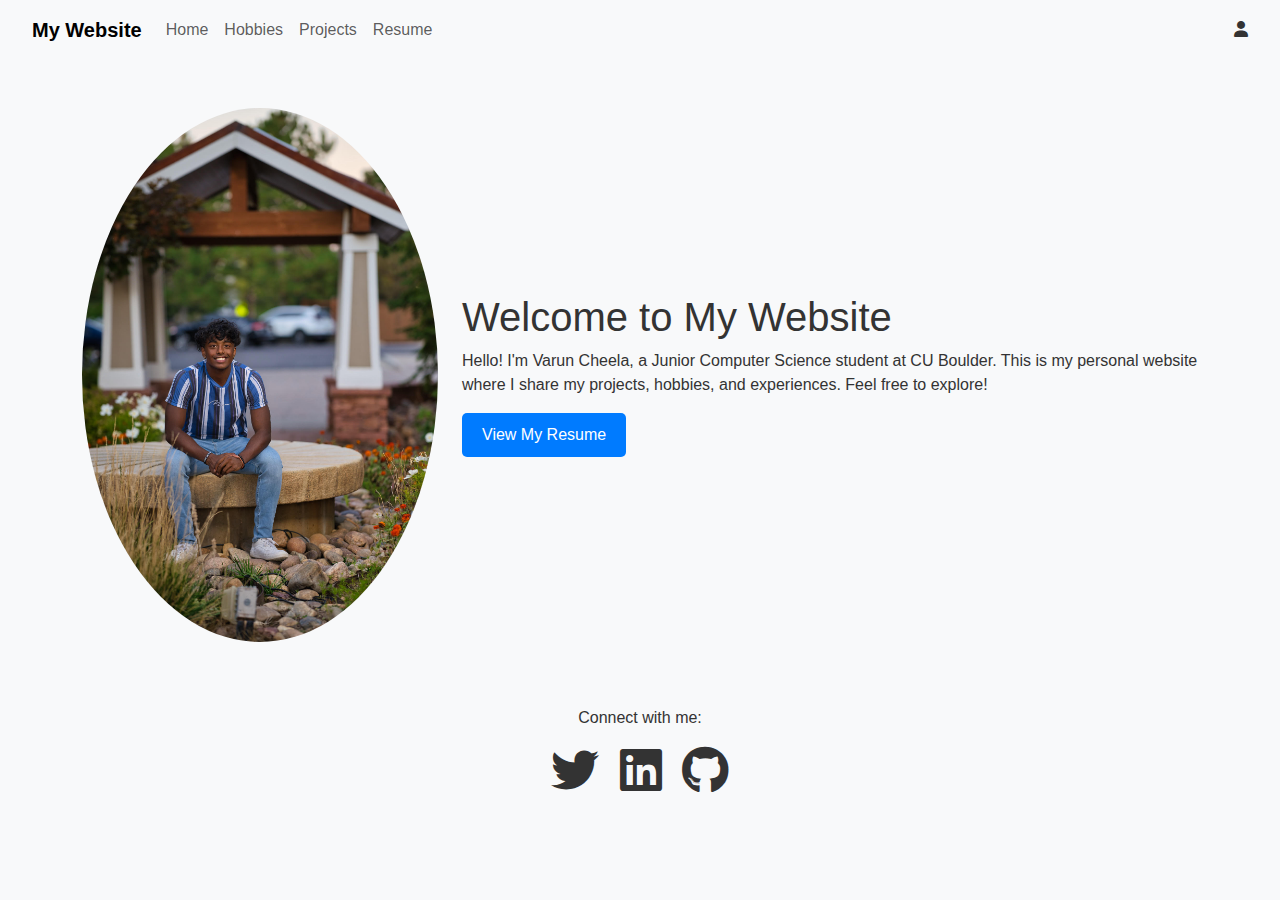
<file: index.html>
<!DOCTYPE html>
<html lang="en">
<head>
    <meta charset="UTF-8">
    <meta name="viewport" content="width=device-width, initial-scale=1.0">
    <title>Home - My Personal Website</title>
    <link rel="stylesheet" href="https://cdn.jsdelivr.net/npm/bootstrap@5.3.0/dist/css/bootstrap.min.css">
    <link rel="stylesheet" href="https://cdnjs.cloudflare.com/ajax/libs/font-awesome/6.0.0/css/all.min.css">
    <link rel="stylesheet" href="resources/css/style.css">
</head>
<body>
    <header>
        <nav class="navbar navbar-expand-lg navbar-light bg-light">
            <div class="container-fluid">
                <a class="navbar-brand" href="index.html">My Website</a>
                <button class="navbar-toggler" type="button" data-bs-toggle="collapse" data-bs-target="#navbarNav">
                    <span class="navbar-toggler-icon"></span>
                </button>
                <div class="collapse navbar-collapse" id="navbarNav">
                    <ul class="navbar-nav me-auto">
                        <li class="nav-item"><a class="nav-link" href="index.html">Home</a></li>
                        <li class="nav-item"><a class="nav-link" href="hobbies.html">Hobbies</a></li>
                        <li class="nav-item"><a class="nav-link" href="projects.html">Projects</a></li>
                        <li class="nav-item"><a class="nav-link" href="resume.html">Resume</a></li>
                    </ul>
                    <a href="#" class="nav-link"><i class="fas fa-user"></i></a>
                </div>
            </div>
        </nav>
    </header>
    
    <main class="container mt-5">
        <div class="row align-items-center">
            <div class="col-md-4">
                <img src="resources/img/myphoto.jpg" class="img-fluid rounded-circle" alt="My Photo">
            </div>
            <div class="col-md-8">
                <h1>Welcome to My Website</h1>
                <p>Hello! I'm Varun Cheela, a Junior Computer Science student at CU Boulder. This is my personal website where I share my projects, hobbies, and experiences. Feel free to explore!</p>
                <a href="resume.html" class="btn btn-primary">View My Resume</a>
            </div>
        </div>
    </main>
    
    <footer class="text-center mt-5 py-3 bg-light">
        <p>Connect with me:</p>
        <div>
            <a href="https://twitter.com" target="_blank" class="mx-2"><i class="fab fa-twitter fa-2x"></i></a>
            <a href="https://www.linkedin.com/in/varun-cheela-29581811b/" target="_blank" class="mx-2"><i class="fab fa-linkedin fa-2x"></i></a>
            <a href="https://github.com" target="_blank" class="mx-2"><i class="fab fa-github fa-2x"></i></a>
        </div>
    </footer>
    
    <script src="https://cdn.jsdelivr.net/npm/bootstrap@5.3.0/dist/js/bootstrap.bundle.min.js"></script>
</body>
</html>
</file>
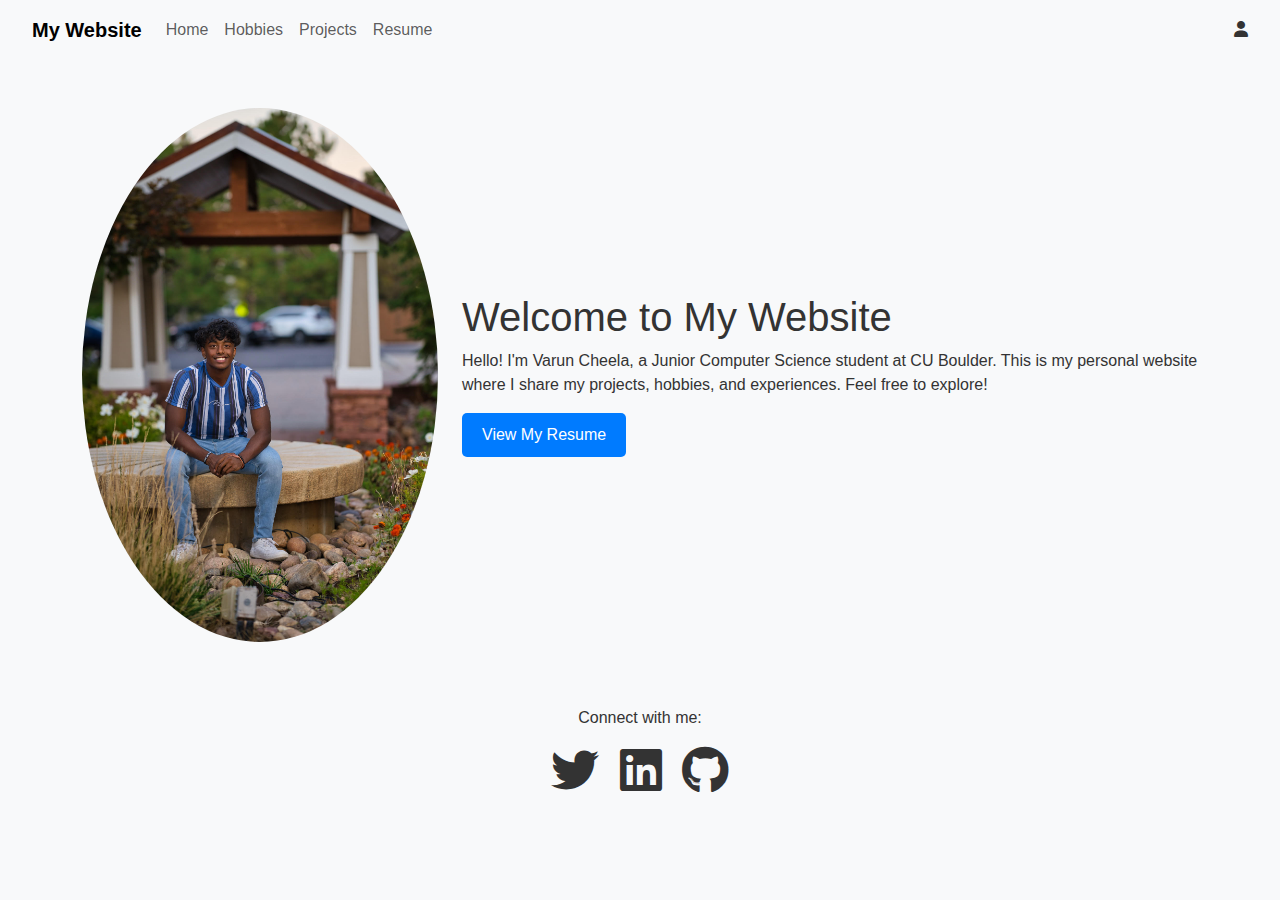
<file: views/index.html>
<!DOCTYPE html>
<html lang="en">
<head>
    <meta charset="UTF-8">
    <meta name="viewport" content="width=device-width, initial-scale=1.0">
    <title>Home - My Personal Website</title>
    <link rel="stylesheet" href="https://cdn.jsdelivr.net/npm/bootstrap@5.3.0/dist/css/bootstrap.min.css">
    <link rel="stylesheet" href="https://cdnjs.cloudflare.com/ajax/libs/font-awesome/6.0.0/css/all.min.css">
    <link rel="stylesheet" href="../resources/css/style.css">
</head>
<body>
    <header>
        <nav class="navbar navbar-expand-lg navbar-light bg-light">
            <div class="container-fluid">
                <a class="navbar-brand" href="home.html">My Website</a>
                <button class="navbar-toggler" type="button" data-bs-toggle="collapse" data-bs-target="#navbarNav">
                    <span class="navbar-toggler-icon"></span>
                </button>
                <div class="collapse navbar-collapse" id="navbarNav">
                    <ul class="navbar-nav me-auto">
                        <li class="nav-item"><a class="nav-link" href="home.html">Home</a></li>
                        <li class="nav-item"><a class="nav-link" href="hobbies.html">Hobbies</a></li>
                        <li class="nav-item"><a class="nav-link" href="projects.html">Projects</a></li>
                        <li class="nav-item"><a class="nav-link" href="resume.html">Resume</a></li>
                    </ul>
                    <a href="#" class="nav-link"><i class="fas fa-user"></i></a>
                </div>
            </div>
        </nav>
    </header>
    
    <main class="container mt-5">
        <div class="row align-items-center">
            <div class="col-md-4">
                <img src="../resources/img/myphoto.jpg" class="img-fluid rounded-circle" alt="My Photo">
            </div>
            <div class="col-md-8">
                <h1>Welcome to My Website</h1>
                <p>Hello! I'm Varun Cheela, a Junior Computer Science student at CU Boulder. This is my personal website where I share my projects, hobbies, and experiences. Feel free to explore!</p>
                <a href="resume.html" class="btn btn-primary">View My Resume</a>
            </div>
        </div>
    </main>
    
    <footer class="text-center mt-5 py-3 bg-light">
        <p>Connect with me:</p>
        <div>
            <a href="https://twitter.com" target="_blank" class="mx-2"><i class="fab fa-twitter fa-2x"></i></a>
            <a href="https://www.linkedin.com/in/varun-cheela-29581811b/" target="_blank" class="mx-2"><i class="fab fa-linkedin fa-2x"></i></a>
            <a href="https://github.com" target="_blank" class="mx-2"><i class="fab fa-github fa-2x"></i></a>
        </div>
    </footer>
    
    <script src="https://cdn.jsdelivr.net/npm/bootstrap@5.3.0/dist/js/bootstrap.bundle.min.js"></script>
</body>
</html>
</file>
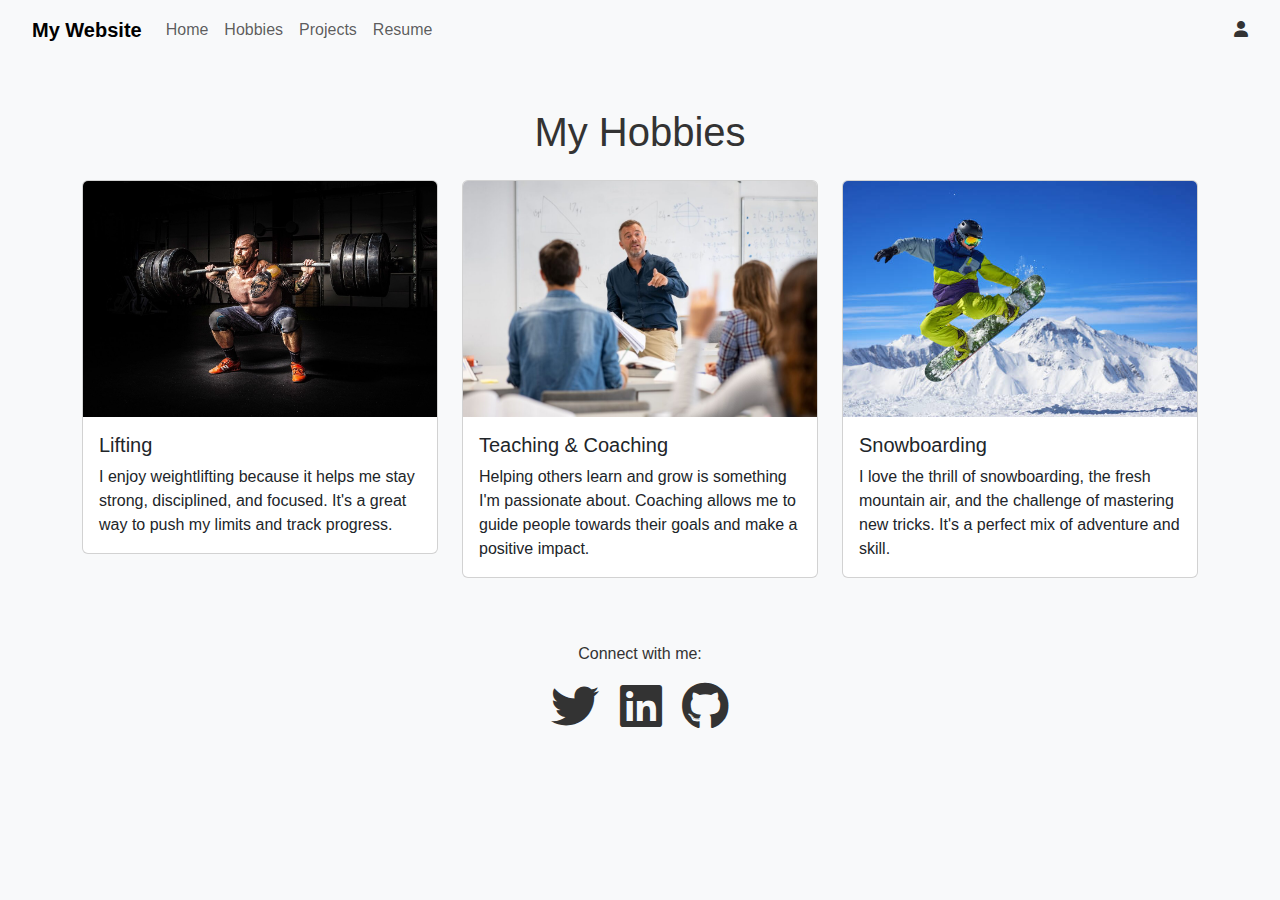
<file: hobbies.html>
<!DOCTYPE html>
<html lang="en">
<head>
    <meta charset="UTF-8">
    <meta name="viewport" content="width=device-width, initial-scale=1.0">
    <title>Hobbies - My Personal Website</title>
    <link rel="stylesheet" href="https://cdn.jsdelivr.net/npm/bootstrap@5.3.0/dist/css/bootstrap.min.css">
    <link rel="stylesheet" href="https://cdnjs.cloudflare.com/ajax/libs/font-awesome/6.0.0/css/all.min.css">
    <link rel="stylesheet" href="resources/css/style.css">
</head>
<body>
    <header>
        <nav class="navbar navbar-expand-lg navbar-light bg-light">
            <div class="container-fluid">
                <a class="navbar-brand" href="index.html">My Website</a>
                <button class="navbar-toggler" type="button" data-bs-toggle="collapse" data-bs-target="#navbarNav">
                    <span class="navbar-toggler-icon"></span>
                </button>
                <div class="collapse navbar-collapse" id="navbarNav">
                    <ul class="navbar-nav me-auto">
                        <li class="nav-item"><a class="nav-link" href="index.html">Home</a></li>
                        <li class="nav-item"><a class="nav-link" href="hobbies.html">Hobbies</a></li>
                        <li class="nav-item"><a class="nav-link" href="projects.html">Projects</a></li>
                        <li class="nav-item"><a class="nav-link" href="resume.html">Resume</a></li>
                    </ul>
                    <a href="#" class="nav-link"><i class="fas fa-user"></i></a>
                </div>
            </div>
        </nav>
    </header>
    
    <main class="container mt-5">
        <h1 class="text-center mb-4">My Hobbies</h1>
        <div class="row">
            <div class="col-md-4">
                <div class="card">
                    <img src="resources/img/lifting.jpg" class="card-img-top" alt="Lifting">
                    <div class="card-body">
                        <h5 class="card-title">Lifting</h5>
                        <p class="card-text">I enjoy weightlifting because it helps me stay strong, disciplined, and focused. It's a great way to push my limits and track progress.</p>
                    </div>
                </div>
            </div>
            <div class="col-md-4">
                <div class="card">
                    <img src="resources/img/teaching.jpg" class="card-img-top" alt="Teaching and Coaching">
                    <div class="card-body">
                        <h5 class="card-title">Teaching & Coaching</h5>
                        <p class="card-text">Helping others learn and grow is something I'm passionate about. Coaching allows me to guide people towards their goals and make a positive impact.</p>
                    </div>
                </div>
            </div>
            <div class="col-md-4">
                <div class="card">
                    <img src="resources/img/snowboarding.jpg" class="card-img-top" alt="Snowboarding">
                    <div class="card-body">
                        <h5 class="card-title">Snowboarding</h5>
                        <p class="card-text">I love the thrill of snowboarding, the fresh mountain air, and the challenge of mastering new tricks. It's a perfect mix of adventure and skill.</p>
                    </div>
                </div>
            </div>
        </div>
    </main>
    
    <footer class="text-center mt-5 py-3 bg-light">
        <p>Connect with me:</p>
        <div>
            <a href="https://twitter.com" target="_blank" class="mx-2"><i class="fab fa-twitter fa-2x"></i></a>
            <a href="https://www.linkedin.com/in/varun-cheela-29581811b/" target="_blank" class="mx-2"><i class="fab fa-linkedin fa-2x"></i></a>
            <a href="https://github.com" target="_blank" class="mx-2"><i class="fab fa-github fa-2x"></i></a>
        </div>
    </footer>
    
    <script src="https://cdn.jsdelivr.net/npm/bootstrap@5.3.0/dist/js/bootstrap.bundle.min.js"></script>
</body>
</html>
</file>
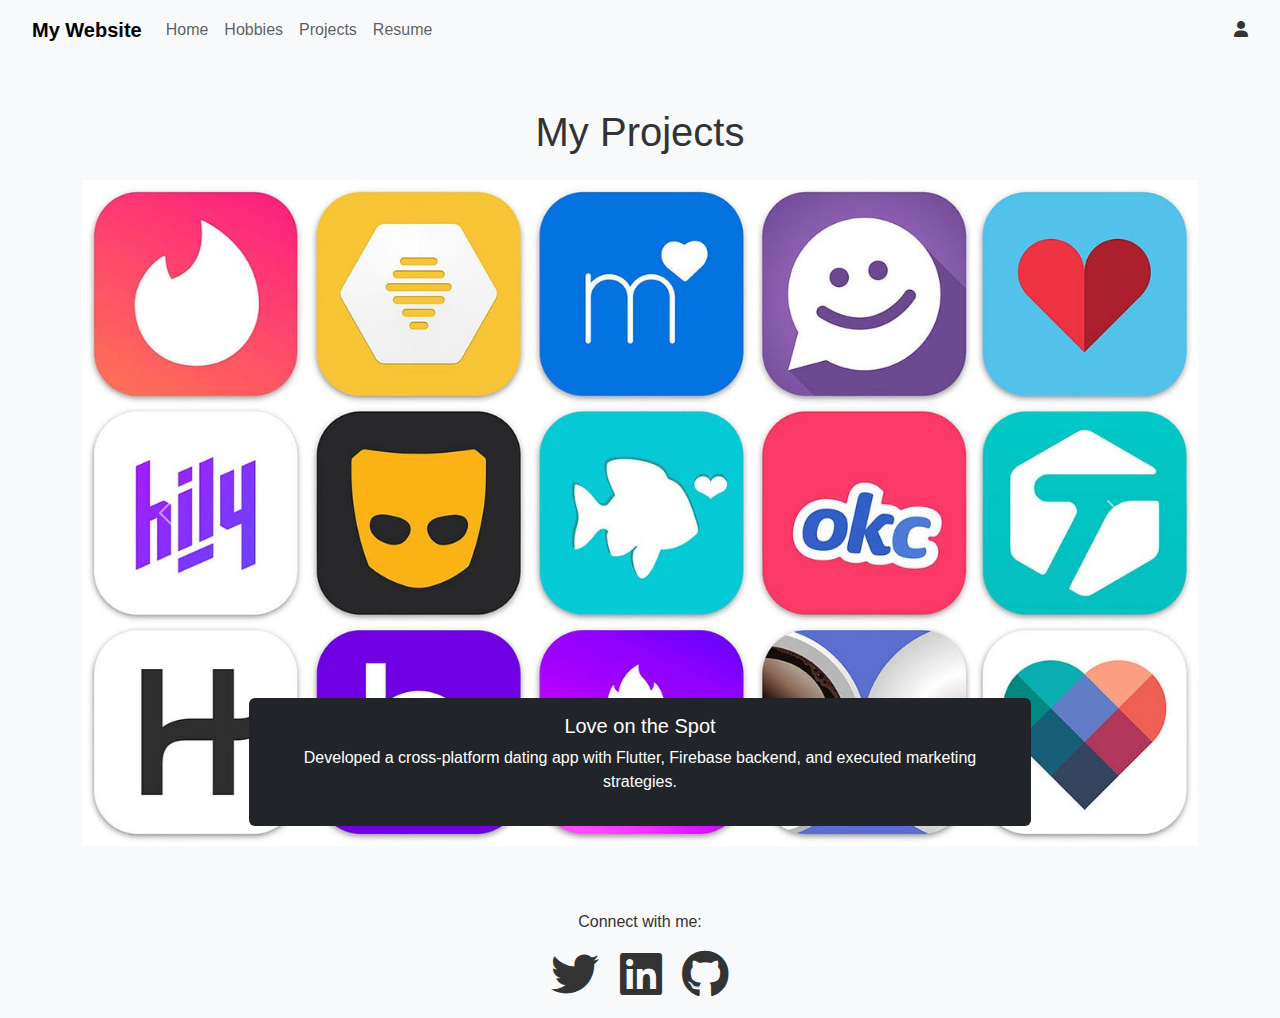
<file: projects.html>
<!DOCTYPE html>
<html lang="en">
<head>
    <meta charset="UTF-8">
    <meta name="viewport" content="width=device-width, initial-scale=1.0">
    <title>Projects - My Personal Website</title>
    <link rel="stylesheet" href="https://cdn.jsdelivr.net/npm/bootstrap@5.3.0/dist/css/bootstrap.min.css">
    <link rel="stylesheet" href="https://cdnjs.cloudflare.com/ajax/libs/font-awesome/6.0.0/css/all.min.css">
    <link rel="stylesheet" href="resources/css/style.css">
</head>
<body>
    <header>
        <nav class="navbar navbar-expand-lg navbar-light bg-light">
            <div class="container-fluid">
                <a class="navbar-brand" href="index.html">My Website</a>
                <button class="navbar-toggler" type="button" data-bs-toggle="collapse" data-bs-target="#navbarNav">
                    <span class="navbar-toggler-icon"></span>
                </button>
                <div class="collapse navbar-collapse" id="navbarNav">
                    <ul class="navbar-nav me-auto">
                        <li class="nav-item"><a class="nav-link" href="index.html">Home</a></li>
                        <li class="nav-item"><a class="nav-link" href="hobbies.html">Hobbies</a></li>
                        <li class="nav-item"><a class="nav-link" href="projects.html">Projects</a></li>
                        <li class="nav-item"><a class="nav-link" href="resume.html">Resume</a></li>
                    </ul>
                    <a href="#" class="nav-link"><i class="fas fa-user"></i></a>
                </div>
            </div>
        </nav>
    </header>
    
    <main class="container mt-5">
        <h1 class="text-center mb-4">My Projects</h1>
        <div id="projectsCarousel" class="carousel slide" data-bs-ride="carousel">
            <div class="carousel-inner">
                <div class="carousel-item active">
                    <img src="resources/img/love_on_the_spot.jpg" class="d-block w-100" alt="Love on the Spot">
                    <div class="carousel-caption d-none d-md-block bg-dark p-3 rounded">
                        <h5>Love on the Spot</h5>
                        <p>Developed a cross-platform dating app with Flutter, Firebase backend, and executed marketing strategies.</p>
                    </div>
                </div>
                <div class="carousel-item">
                    <img src="resources/img/skin_care_ai.jpg" class="d-block w-100" alt="Skin Care Recognition">
                    <div class="carousel-caption d-none d-md-block bg-dark p-3 rounded">
                        <h5>Skin Care Recognition</h5>
                        <p>Created a Python-based machine learning model to detect skin deformities using scraped image data.</p>
                    </div>
                </div>
                <div class="carousel-item">
                    <img src="resources/img/ai_learning_plan.jpg" class="d-block w-100" alt="AI Learning Plan">
                    <div class="carousel-caption d-none d-md-block bg-dark p-3 rounded">
                        <h5>AI-Based Learning Plan</h5>
                        <p>Developed an individualized AI-powered learning plan for K-12 students to enhance education.</p>
                    </div>
                </div>
            </div>
            <button class="carousel-control-prev" type="button" data-bs-target="#projectsCarousel" data-bs-slide="prev">
                <span class="carousel-control-prev-icon" aria-hidden="true"></span>
            </button>
            <button class="carousel-control-next" type="button" data-bs-target="#projectsCarousel" data-bs-slide="next">
                <span class="carousel-control-next-icon" aria-hidden="true"></span>
            </button>
        </div>
    </main>
    
    <footer class="text-center mt-5 py-3 bg-light">
        <p>Connect with me:</p>
        <div>
            <a href="https://twitter.com" target="_blank" class="mx-2"><i class="fab fa-twitter fa-2x"></i></a>
            <a href="https://www.linkedin.com/in/varun-cheela-29581811b/" target="_blank" class="mx-2"><i class="fab fa-linkedin fa-2x"></i></a>
            <a href="https://github.com" target="_blank" class="mx-2"><i class="fab fa-github fa-2x"></i></a>
        </div>
    </footer>
    
    <script src="https://cdn.jsdelivr.net/npm/bootstrap@5.3.0/dist/js/bootstrap.bundle.min.js"></script>
</body>
</html>
</file>
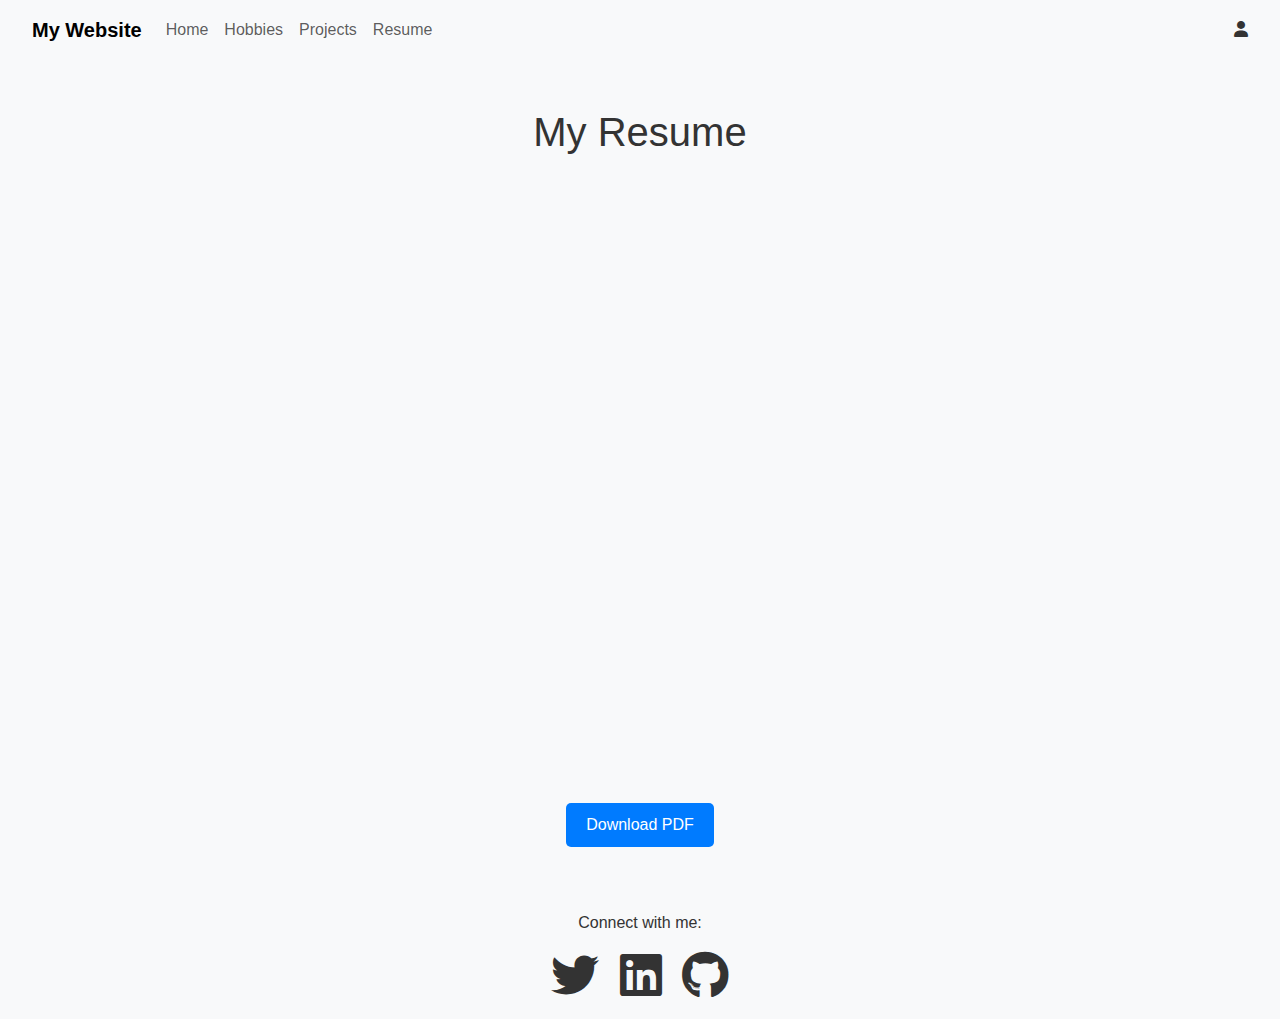
<file: resume.html>
<!DOCTYPE html>
<html lang="en">
<head>
    <meta charset="UTF-8">
    <meta name="viewport" content="width=device-width, initial-scale=1.0">
    <title>Resume - My Personal Website</title>
    <link rel="stylesheet" href="https://cdn.jsdelivr.net/npm/bootstrap@5.3.0/dist/css/bootstrap.min.css">
    <link rel="stylesheet" href="https://cdnjs.cloudflare.com/ajax/libs/font-awesome/6.0.0/css/all.min.css">
    <link rel="stylesheet" href="resources/css/style.css">
</head>
<body>
    <header>
        <nav class="navbar navbar-expand-lg navbar-light bg-light">
            <div class="container-fluid">
                <a class="navbar-brand" href="index.html">My Website</a>
                <button class="navbar-toggler" type="button" data-bs-toggle="collapse" data-bs-target="#navbarNav">
                    <span class="navbar-toggler-icon"></span>
                </button>
                <div class="collapse navbar-collapse" id="navbarNav">
                    <ul class="navbar-nav me-auto">
                        <li class="nav-item"><a class="nav-link" href="index.html">Home</a></li>
                        <li class="nav-item"><a class="nav-link" href="hobbies.html">Hobbies</a></li>
                        <li class="nav-item"><a class="nav-link" href="projects.html">Projects</a></li>
                        <li class="nav-item"><a class="nav-link" href="resume.html">Resume</a></li>
                    </ul>
                    <a href="#" class="nav-link"><i class="fas fa-user"></i></a>
                </div>
            </div>
        </nav>
    </header>
    
    <main class="container mt-5">
        <h1 class="text-center mb-4">My Resume</h1>
        <div class="text-center">
            <iframe src="resources/resume/Varun_Cheela_Resume_.pdf" width="100%" height="600px"></iframe>
        </div>
        <div class="text-center mt-3">
            <a href="resources/resume/Varun_Cheela_Resume_.pdf" target="_blank" download="Varun_Cheela_Resume_.pdf">
                <button class="btn btn-primary">Download PDF</button>
            </a>
        </div>
    </main>
    
    <footer class="text-center mt-5 py-3 bg-light">
        <p>Connect with me:</p>
        <div>
            <a href="https://twitter.com" target="_blank" class="mx-2"><i class="fab fa-twitter fa-2x"></i></a>
            <a href="https://www.linkedin.com/in/varun-cheela-29581811b/" target="_blank" class="mx-2"><i class="fab fa-linkedin fa-2x"></i></a>
            <a href="https://github.com" target="_blank" class="mx-2"><i class="fab fa-github fa-2x"></i></a>
        </div>
    </footer>
    
    <script src="https://cdn.jsdelivr.net/npm/bootstrap@5.3.0/dist/js/bootstrap.bundle.min.js"></script>
</body>
</html>
</file>
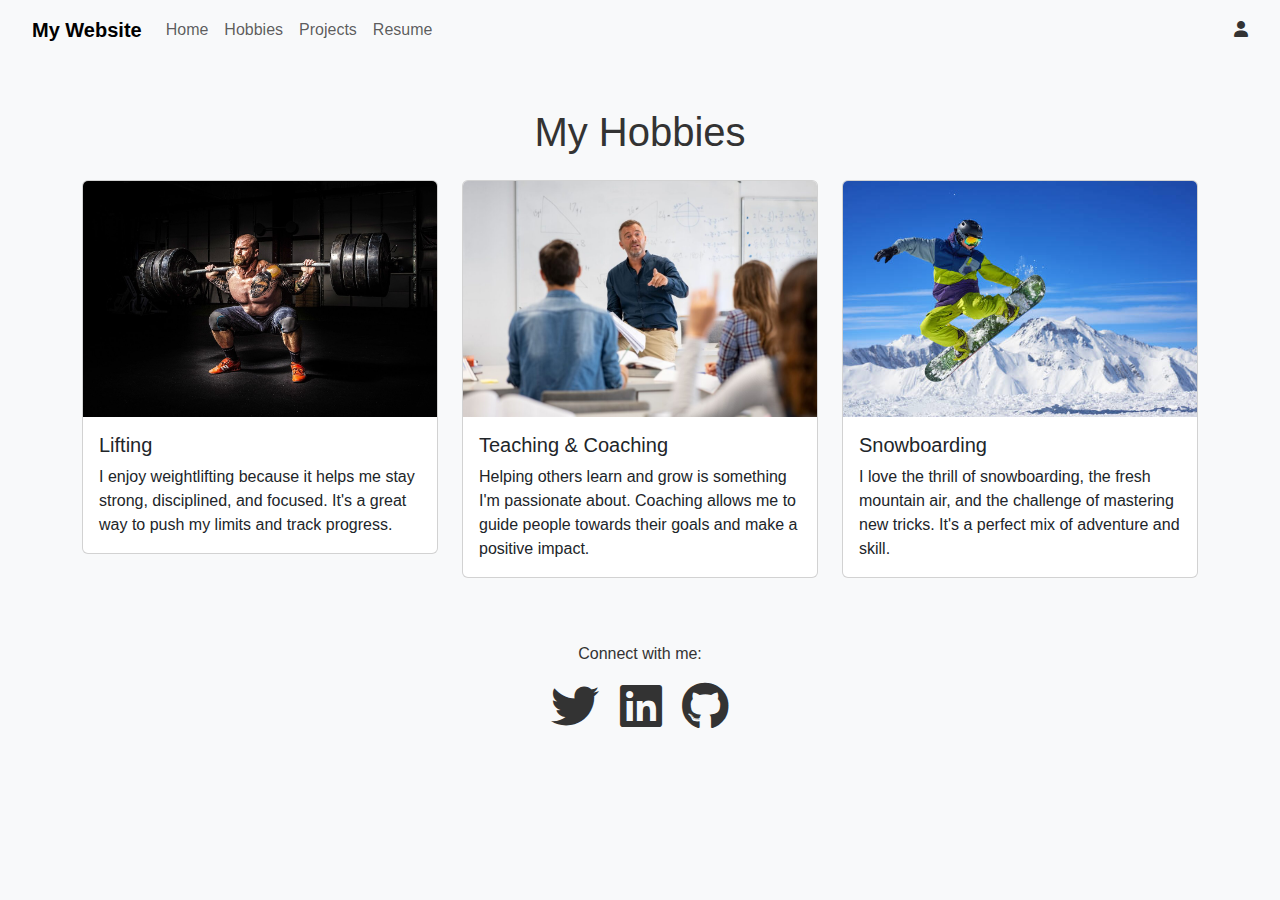
<file: views/hobbies.html>
<!DOCTYPE html>
<html lang="en">
<head>
    <meta charset="UTF-8">
    <meta name="viewport" content="width=device-width, initial-scale=1.0">
    <title>Hobbies - My Personal Website</title>
    <link rel="stylesheet" href="https://cdn.jsdelivr.net/npm/bootstrap@5.3.0/dist/css/bootstrap.min.css">
    <link rel="stylesheet" href="https://cdnjs.cloudflare.com/ajax/libs/font-awesome/6.0.0/css/all.min.css">
    <link rel="stylesheet" href="../resources/css/style.css">
</head>
<body>
    <header>
        <nav class="navbar navbar-expand-lg navbar-light bg-light">
            <div class="container-fluid">
                <a class="navbar-brand" href="home.html">My Website</a>
                <button class="navbar-toggler" type="button" data-bs-toggle="collapse" data-bs-target="#navbarNav">
                    <span class="navbar-toggler-icon"></span>
                </button>
                <div class="collapse navbar-collapse" id="navbarNav">
                    <ul class="navbar-nav me-auto">
                        <li class="nav-item"><a class="nav-link" href="home.html">Home</a></li>
                        <li class="nav-item"><a class="nav-link" href="hobbies.html">Hobbies</a></li>
                        <li class="nav-item"><a class="nav-link" href="projects.html">Projects</a></li>
                        <li class="nav-item"><a class="nav-link" href="resume.html">Resume</a></li>
                    </ul>
                    <a href="#" class="nav-link"><i class="fas fa-user"></i></a>
                </div>
            </div>
        </nav>
    </header>
    
    <main class="container mt-5">
        <h1 class="text-center mb-4">My Hobbies</h1>
        <div class="row">
            <div class="col-md-4">
                <div class="card">
                    <img src="../resources/img/lifting.jpg" class="card-img-top" alt="Lifting">
                    <div class="card-body">
                        <h5 class="card-title">Lifting</h5>
                        <p class="card-text">I enjoy weightlifting because it helps me stay strong, disciplined, and focused. It's a great way to push my limits and track progress.</p>
                    </div>
                </div>
            </div>
            <div class="col-md-4">
                <div class="card">
                    <img src="../resources/img/teaching.jpg" class="card-img-top" alt="Teaching and Coaching">
                    <div class="card-body">
                        <h5 class="card-title">Teaching & Coaching</h5>
                        <p class="card-text">Helping others learn and grow is something I'm passionate about. Coaching allows me to guide people towards their goals and make a positive impact.</p>
                    </div>
                </div>
            </div>
            <div class="col-md-4">
                <div class="card">
                    <img src="../resources/img/snowboarding.jpg" class="card-img-top" alt="Snowboarding">
                    <div class="card-body">
                        <h5 class="card-title">Snowboarding</h5>
                        <p class="card-text">I love the thrill of snowboarding, the fresh mountain air, and the challenge of mastering new tricks. It's a perfect mix of adventure and skill.</p>
                    </div>
                </div>
            </div>
        </div>
    </main>
    
    <footer class="text-center mt-5 py-3 bg-light">
        <p>Connect with me:</p>
        <div>
            <a href="https://twitter.com" target="_blank" class="mx-2"><i class="fab fa-twitter fa-2x"></i></a>
            <a href="https://www.linkedin.com/in/varun-cheela-29581811b/" target="_blank" class="mx-2"><i class="fab fa-linkedin fa-2x"></i></a>
            <a href="https://github.com" target="_blank" class="mx-2"><i class="fab fa-github fa-2x"></i></a>
        </div>
    </footer>
    
    <script src="https://cdn.jsdelivr.net/npm/bootstrap@5.3.0/dist/js/bootstrap.bundle.min.js"></script>
</body>
</html>
</file>
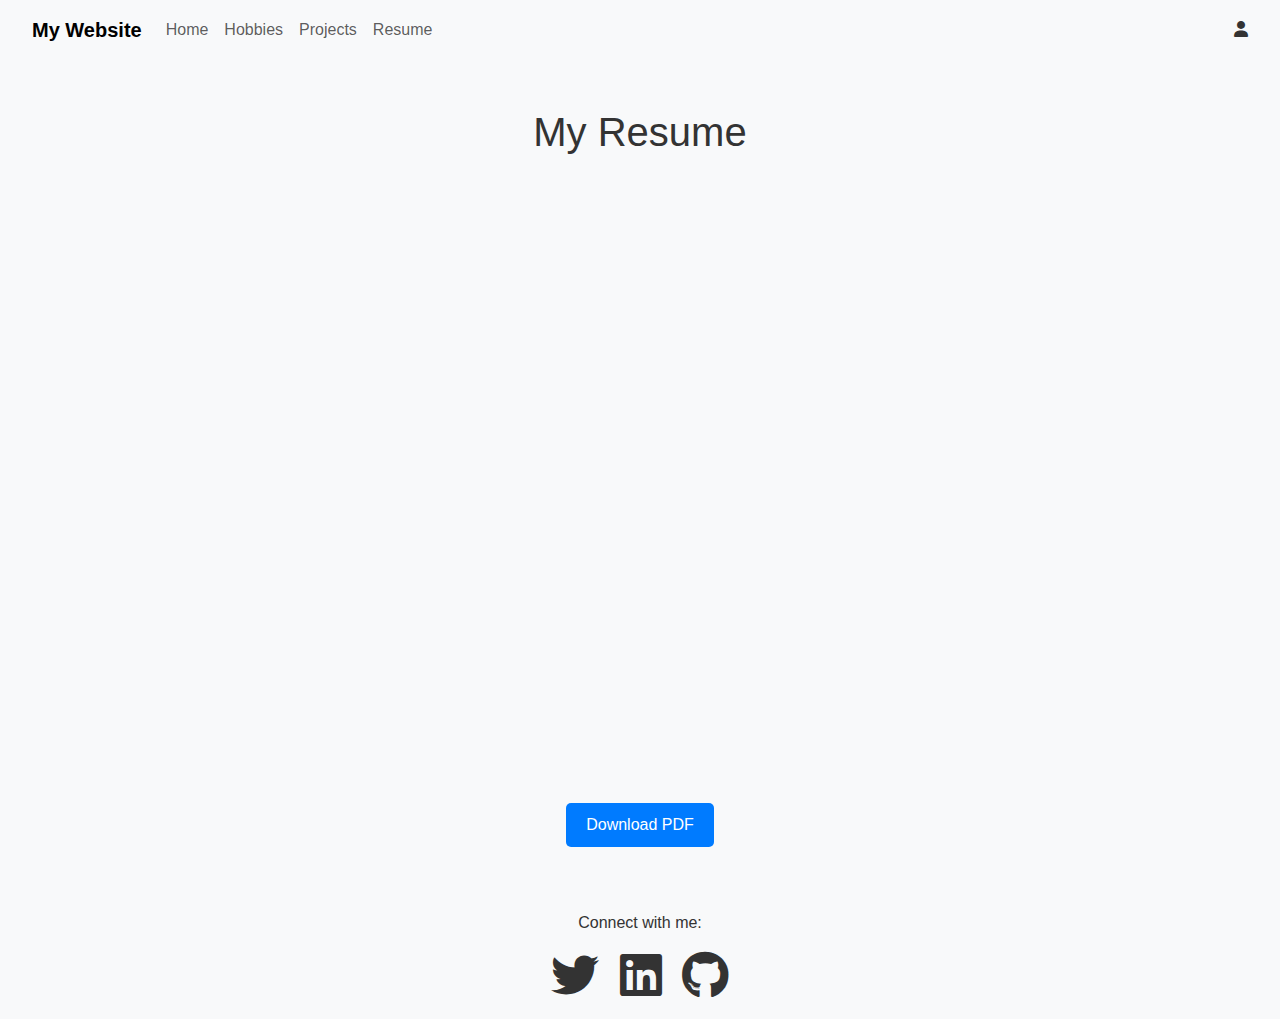
<file: views/resume.html>
<!DOCTYPE html>
<html lang="en">
<head>
    <meta charset="UTF-8">
    <meta name="viewport" content="width=device-width, initial-scale=1.0">
    <title>Resume - My Personal Website</title>
    <link rel="stylesheet" href="https://cdn.jsdelivr.net/npm/bootstrap@5.3.0/dist/css/bootstrap.min.css">
    <link rel="stylesheet" href="https://cdnjs.cloudflare.com/ajax/libs/font-awesome/6.0.0/css/all.min.css">
    <link rel="stylesheet" href="../resources/css/style.css">
</head>
<body>
    <header>
        <nav class="navbar navbar-expand-lg navbar-light bg-light">
            <div class="container-fluid">
                <a class="navbar-brand" href="home.html">My Website</a>
                <button class="navbar-toggler" type="button" data-bs-toggle="collapse" data-bs-target="#navbarNav">
                    <span class="navbar-toggler-icon"></span>
                </button>
                <div class="collapse navbar-collapse" id="navbarNav">
                    <ul class="navbar-nav me-auto">
                        <li class="nav-item"><a class="nav-link" href="home.html">Home</a></li>
                        <li class="nav-item"><a class="nav-link" href="hobbies.html">Hobbies</a></li>
                        <li class="nav-item"><a class="nav-link" href="projects.html">Projects</a></li>
                        <li class="nav-item"><a class="nav-link" href="resume.html">Resume</a></li>
                    </ul>
                    <a href="#" class="nav-link"><i class="fas fa-user"></i></a>
                </div>
            </div>
        </nav>
    </header>
    
    <main class="container mt-5">
        <h1 class="text-center mb-4">My Resume</h1>
        <div class="text-center">
            <iframe src="../resources/resume/Varun_Cheela_Resume_.pdf" width="100%" height="600px"></iframe>
        </div>
        <div class="text-center mt-3">
            <a href="../resources/resume/Varun_Cheela_Resume_.pdf" target="_blank" download="Varun_Cheela_Resume_.pdf">
                <button class="btn btn-primary">Download PDF</button>
            </a>
        </div>
    </main>
    
    <footer class="text-center mt-5 py-3 bg-light">
        <p>Connect with me:</p>
        <div>
            <a href="https://twitter.com" target="_blank" class="mx-2"><i class="fab fa-twitter fa-2x"></i></a>
            <a href="https://www.linkedin.com/in/varun-cheela-29581811b/" target="_blank" class="mx-2"><i class="fab fa-linkedin fa-2x"></i></a>
            <a href="https://github.com" target="_blank" class="mx-2"><i class="fab fa-github fa-2x"></i></a>
        </div>
    </footer>
    
    <script src="https://cdn.jsdelivr.net/npm/bootstrap@5.3.0/dist/js/bootstrap.bundle.min.js"></script>
</body>
</html>
</file>
<file: resources/css/style.css>
/* General Styles */
body {
    font-family: Arial, sans-serif;
    background-color: #f8f9fa;
    color: #333;
}

/* Navbar */
.navbar {
    padding: 10px 20px;
}

.navbar-brand {
    font-weight: bold;
}

/* Profile Section */
.profile img {
    max-width: 200px;
    border-radius: 50%;
    margin-bottom: 20px;
}

.profile .description {
    max-width: 600px;
}

/* Buttons */
.btn-primary {
    background-color: #007bff;
    border: none;
    padding: 10px 20px;
    font-size: 16px;
    border-radius: 5px;
}

/* Footer */
footer {
    background-color: #e9ecef;
    padding: 20px 0;
}

footer ul {
    list-style: none;
    padding: 0;
}

footer ul li {
    display: inline;
    margin: 0 10px;
}

footer a {
    color: #333;
    font-size: 24px;
}
</file>
